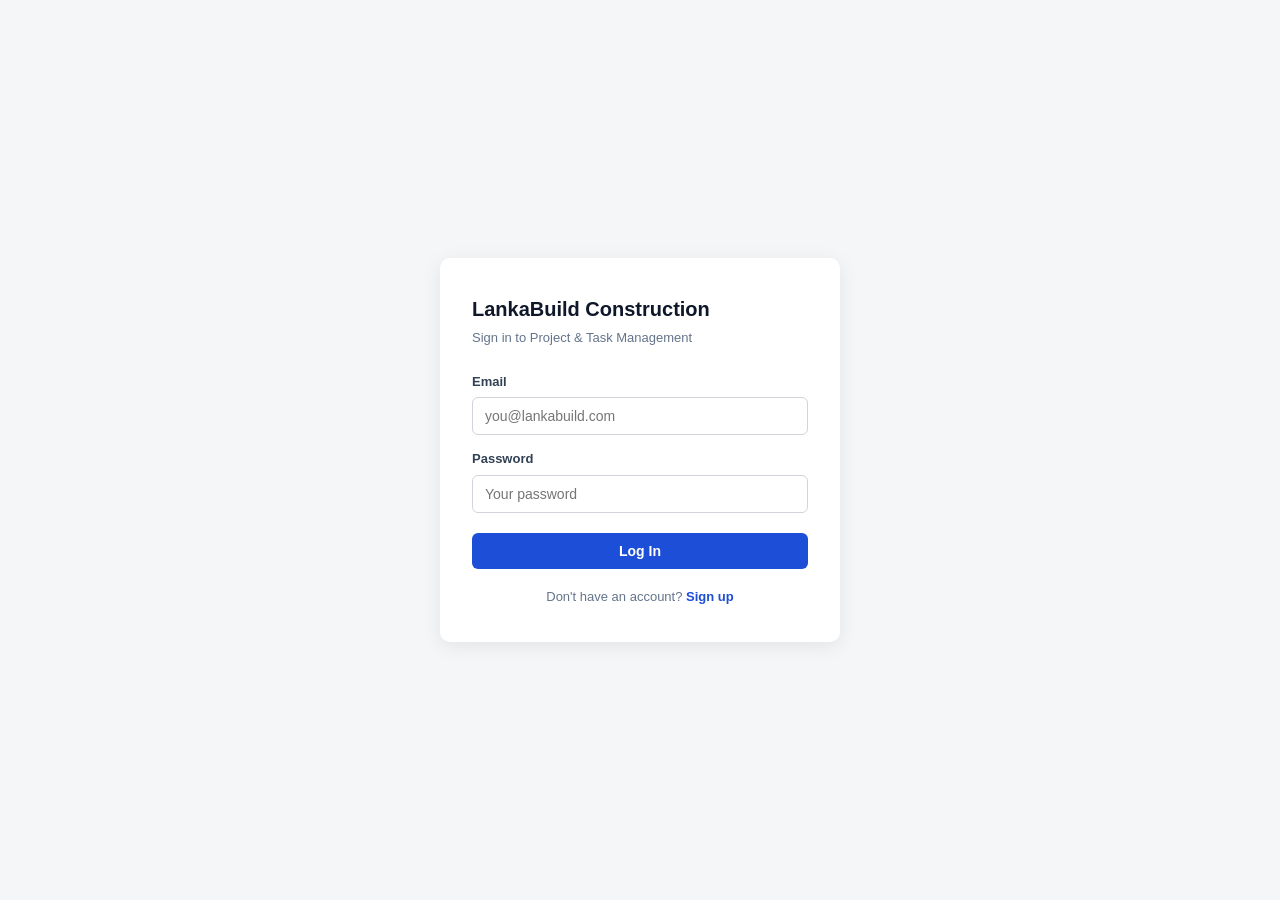
<file: frontend/index.html>
<!DOCTYPE html>
<html>
<head>
<meta charset="UTF-8">
<title>Redirecting...</title>
<script>
  window.location.href = localStorage.getItem("cms_token") ? "dashboard.html" : "login.html";
</script>
</head>
<body></body>
</html>
</file>
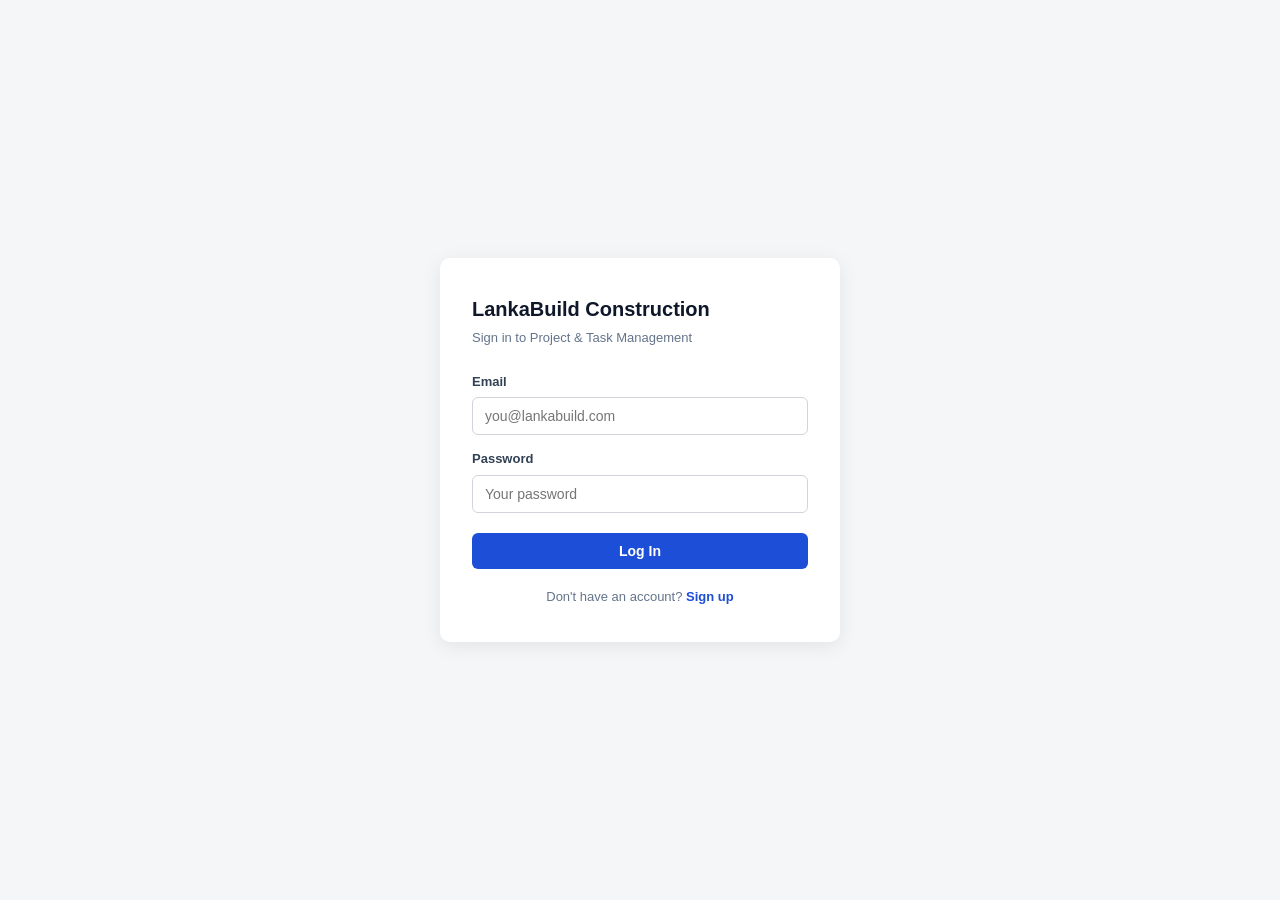
<file: frontend/dashboard.html>
<!DOCTYPE html>
<html lang="en">
<head>
<meta charset="UTF-8">
<meta name="viewport" content="width=device-width, initial-scale=1.0">
<title>Dashboard - LankaBuild CMS</title>
<link rel="stylesheet" href="css/style.css">
</head>
<body>

  <div class="topbar">
    <h1>LankaBuild Construction Management</h1>
    <div class="user-info">
      <strong id="userEmailLabel"></strong> &middot; <span id="userRoleLabel"></span>
      &nbsp;&nbsp;<button class="btn btn-secondary btn-small" id="logoutBtn">Log out</button>
    </div>
  </div>

  <div class="tabs">
    <button class="tab-btn active" data-tab="projectsTab" id="tabBtnProjects">Projects</button>
    <button class="tab-btn" data-tab="tasksTab" id="tabBtnTasks">Tasks</button>
    <button class="tab-btn" data-tab="myTasksTab" id="tabBtnMyTasks">My Tasks</button>
  </div>

  <div class="container">

    <!-- ===================== PROJECTS TAB ===================== -->
    <div id="projectsTab" class="tab-content">
      <div class="panel">
        <div style="display:flex; justify-content:space-between; align-items:center; margin-bottom:14px;">
          <h2 style="margin:0;">Projects</h2>
          <button class="btn btn-primary btn-small" id="newProjectBtn">+ New Project</button>
        </div>
        <table>
          <thead>
            <tr>
              <th>Name</th><th>Client</th><th>Location</th><th>Status</th>
              <th>Start</th><th>End</th><th>Budget</th><th>Actions</th>
            </tr>
          </thead>
          <tbody id="projectsTableBody"></tbody>
        </table>
        <div id="projectsEmptyState" class="empty-state hidden">No projects yet.</div>
      </div>
    </div>

    <!-- ===================== TASKS TAB ===================== -->
    <div id="tasksTab" class="tab-content hidden">
      <div class="panel">
        <div style="display:flex; justify-content:space-between; align-items:center; margin-bottom:14px;">
          <h2 style="margin:0;">Tasks</h2>
          <button class="btn btn-primary btn-small" id="newTaskBtn">+ New Task</button>
        </div>
        <table>
          <thead>
            <tr>
              <th>Project</th><th>Title</th><th>Assigned To</th><th>Deadline</th><th>Status</th><th>Actions</th>
            </tr>
          </thead>
          <tbody id="tasksTableBody"></tbody>
        </table>
        <div id="tasksEmptyState" class="empty-state hidden">No tasks yet.</div>
      </div>
    </div>

    <!-- ===================== MY TASKS TAB (Construction Worker) ===================== -->
    <div id="myTasksTab" class="tab-content hidden">
      <div class="panel">
        <h2>My Assigned Tasks</h2>
        <table>
          <thead>
            <tr><th>Title</th><th>Description</th><th>Deadline</th><th>Status</th></tr>
          </thead>
          <tbody id="myTasksTableBody"></tbody>
        </table>
        <div id="myTasksEmptyState" class="empty-state hidden">You have no assigned tasks.</div>
      </div>
    </div>

  </div>

  <!-- ===================== MODALS ===================== -->

  <!-- Project create/edit modal -->
  <div id="projectModal" class="modal-overlay hidden">
    <div class="modal-box">
      <h3 id="projectModalTitle">New Project</h3>
      <form id="projectForm">
        <input type="hidden" id="projectId">
        <label>Name</label>
        <input type="text" id="projectName" required>
        <label>Description</label>
        <textarea id="projectDescription"></textarea>
        <div class="form-row">
          <div><label>Client Name</label><input type="text" id="projectClient"></div>
          <div><label>Location</label><input type="text" id="projectLocation"></div>
        </div>
        <div class="form-row">
          <div><label>Start Date</label><input type="date" id="projectStartDate"></div>
          <div><label>End Date</label><input type="date" id="projectEndDate"></div>
        </div>
        <div class="form-row">
          <div><label>Budget (LKR)</label><input type="number" id="projectBudget" step="0.01"></div>
          <div>
            <label>Status</label>
            <select id="projectStatus">
              <option value="PLANNING">Planning</option>
              <option value="IN_PROGRESS">In Progress</option>
              <option value="ON_HOLD">On Hold</option>
              <option value="COMPLETED">Completed</option>
              <option value="CANCELLED">Cancelled</option>
            </select>
          </div>
        </div>
        <div id="projectFormError" class="error-box"></div>
        <div class="modal-actions">
          <button type="button" class="btn btn-secondary" id="cancelProjectBtn">Cancel</button>
          <button type="submit" class="btn btn-primary">Save Project</button>
        </div>
      </form>
    </div>
  </div>

  <!-- Milestones modal -->
  <div id="milestonesModal" class="modal-overlay hidden">
    <div class="modal-box">
      <h3>Milestones - <span id="milestoneProjectName"></span></h3>
      <table>
        <thead><tr><th>Title</th><th>Due</th><th>Status</th><th></th></tr></thead>
        <tbody id="milestonesTableBody"></tbody>
      </table>
      <div id="milestonesEmptyState" class="empty-state hidden">No milestones yet.</div>

      <form id="milestoneForm" style="margin-top:16px; border-top:1px solid #e5e7eb; padding-top:16px;">
        <input type="hidden" id="milestoneProjectId">
        <label>New Milestone Title</label>
        <input type="text" id="milestoneTitle" required>
        <div class="form-row">
          <div><label>Due Date</label><input type="date" id="milestoneDueDate"></div>
          <div>
            <label>Status</label>
            <select id="milestoneStatus">
              <option value="PENDING">Pending</option>
              <option value="ACHIEVED">Achieved</option>
              <option value="MISSED">Missed</option>
            </select>
          </div>
        </div>
        <div id="milestoneFormError" class="error-box"></div>
        <div class="modal-actions">
          <button type="button" class="btn btn-secondary" id="closeMilestonesBtn">Close</button>
          <button type="submit" class="btn btn-primary">Add Milestone</button>
        </div>
      </form>
    </div>
  </div>

  <!-- Task create/edit modal -->
  <div id="taskModal" class="modal-overlay hidden">
    <div class="modal-box">
      <h3 id="taskModalTitle">New Task</h3>
      <form id="taskForm">
        <input type="hidden" id="taskId">
        <label>Project</label>
        <select id="taskProjectId" required></select>
        <label>Title</label>
        <input type="text" id="taskTitle" required>
        <label>Description</label>
        <textarea id="taskDescription"></textarea>
        <div class="form-row">
          <div>
            <label>Assigned Worker</label>
            <select id="taskAssignedTo">
              <option value="">Unassigned</option>
            </select>
          </div>
          <div><label>Deadline</label><input type="date" id="taskDeadline"></div>
        </div>
        <label>Status</label>
        <select id="taskStatus">
          <option value="PENDING">Pending</option>
          <option value="IN_PROGRESS">In Progress</option>
          <option value="COMPLETED">Completed</option>
          <option value="DELAYED">Delayed</option>
        </select>
        <div id="taskFormError" class="error-box"></div>
        <div class="modal-actions">
          <button type="button" class="btn btn-secondary" id="cancelTaskBtn">Cancel</button>
          <button type="submit" class="btn btn-primary">Save Task</button>
        </div>
      </form>
    </div>
  </div>

  <script src="js/api.js"></script>
  <script src="js/dashboard.js"></script>
</body>
</html>
</file>
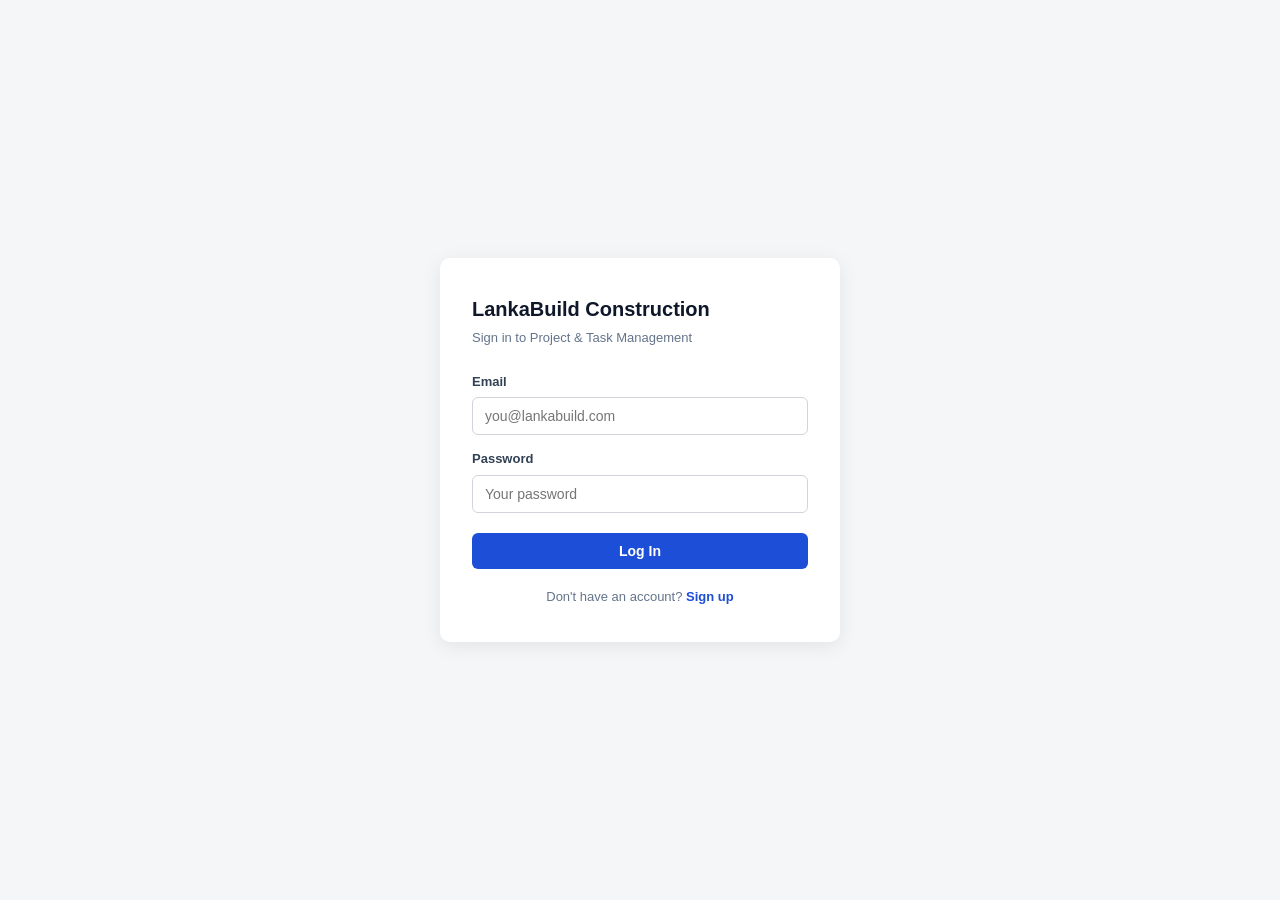
<file: frontend/login.html>
<!DOCTYPE html>
<html lang="en">
<head>
<meta charset="UTF-8">
<meta name="viewport" content="width=device-width, initial-scale=1.0">
<title>Login - LankaBuild CMS</title>
<link rel="stylesheet" href="css/style.css">
</head>
<body>
  <div class="auth-wrapper">
    <div class="auth-card">
      <h1>LankaBuild Construction</h1>
      <p class="subtitle">Sign in to Project & Task Management</p>

      <form id="loginForm">
        <label for="email">Email</label>
        <input type="email" id="email" required placeholder="you@lankabuild.com">

        <label for="password">Password</label>
        <input type="password" id="password" required placeholder="Your password">

        <button type="submit" class="btn btn-primary full-width">Log In</button>
      </form>

      <div id="errorBox" class="error-box"></div>

      <p class="auth-footer">Don't have an account? <a href="signup.html">Sign up</a></p>
    </div>
  </div>

  <script src="js/api.js"></script>
  <script src="js/login.js"></script>
</body>
</html>
</file>
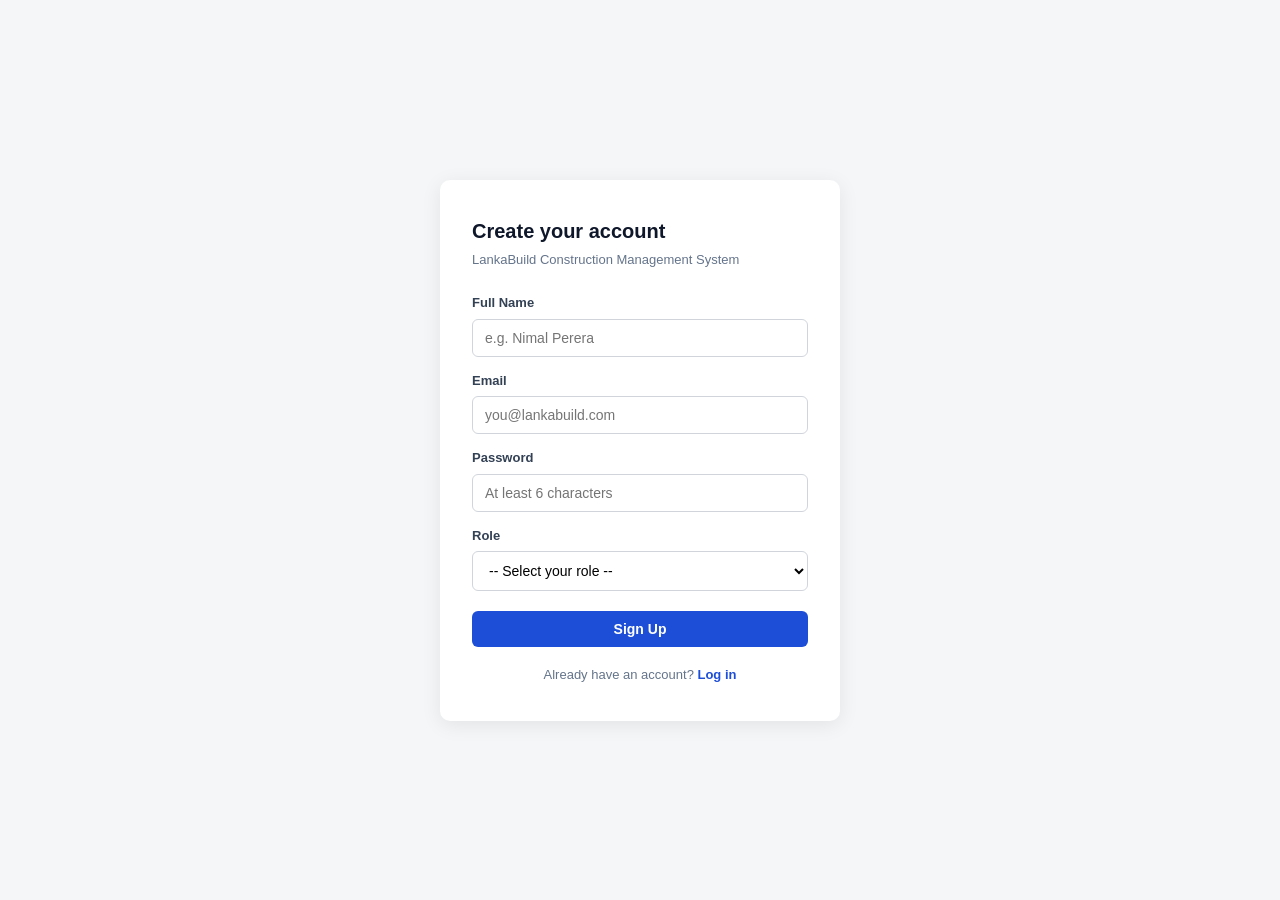
<file: frontend/signup.html>
<!DOCTYPE html>
<html lang="en">
<head>
<meta charset="UTF-8">
<meta name="viewport" content="width=device-width, initial-scale=1.0">
<title>Sign Up - LankaBuild CMS</title>
<link rel="stylesheet" href="css/style.css">
</head>
<body>
  <div class="auth-wrapper">
    <div class="auth-card">
      <h1>Create your account</h1>
      <p class="subtitle">LankaBuild Construction Management System</p>

      <form id="signupForm">
        <label for="fullName">Full Name</label>
        <input type="text" id="fullName" required placeholder="e.g. Nimal Perera">

        <label for="email">Email</label>
        <input type="email" id="email" required placeholder="you@lankabuild.com">

        <label for="password">Password</label>
        <input type="password" id="password" required minlength="6" placeholder="At least 6 characters">

        <label for="role">Role</label>
        <select id="role" required>
          <option value="">-- Select your role --</option>
          <option value="OPERATIONS_MANAGER">Operations Manager</option>
          <option value="PROJECT_MANAGER">Project Manager</option>
          <option value="SITE_SUPERVISOR">Site Supervisor</option>
          <option value="FINANCE_OFFICER">Finance Officer</option>
          <option value="PROCUREMENT_OFFICER">Procurement Officer</option>
          <option value="CONSTRUCTION_WORKER">Construction Worker</option>
        </select>

        <button type="submit" class="btn btn-primary full-width">Sign Up</button>
      </form>

      <div id="errorBox" class="error-box"></div>
      <div id="successBox" class="success-box"></div>

      <p class="auth-footer">Already have an account? <a href="login.html">Log in</a></p>
    </div>
  </div>

  <script src="js/api.js"></script>
  <script src="js/signup.js"></script>
</body>
</html>
</file>
<file: frontend/css/style.css>
* { box-sizing: border-box; margin: 0; padding: 0; }

body {
  font-family: "Segoe UI", Arial, sans-serif;
  background: #f4f6f8;
  color: #1f2937;
  line-height: 1.5;
}

/* ---------- Auth pages ---------- */
.auth-wrapper {
  min-height: 100vh;
  display: flex;
  align-items: center;
  justify-content: center;
  padding: 20px;
}

.auth-card {
  background: #fff;
  padding: 36px 32px;
  border-radius: 10px;
  box-shadow: 0 4px 20px rgba(0,0,0,0.08);
  width: 100%;
  max-width: 400px;
}

.auth-card h1 {
  font-size: 20px;
  margin-bottom: 4px;
  color: #0f172a;
}

.auth-card p.subtitle {
  color: #64748b;
  font-size: 13px;
  margin-bottom: 24px;
}

label {
  display: block;
  font-size: 13px;
  font-weight: 600;
  margin-bottom: 6px;
  margin-top: 14px;
  color: #334155;
}

input[type="text"], input[type="email"], input[type="password"],
input[type="date"], input[type="number"], select, textarea {
  width: 100%;
  padding: 10px 12px;
  border: 1px solid #d1d5db;
  border-radius: 6px;
  font-size: 14px;
  background: #fff;
}

textarea { resize: vertical; min-height: 60px; }

button, .btn {
  cursor: pointer;
  border: none;
  border-radius: 6px;
  padding: 10px 16px;
  font-size: 14px;
  font-weight: 600;
}

.btn-primary { background: #1d4ed8; color: #fff; }
.btn-primary:hover { background: #1e40af; }

.btn-secondary { background: #e5e7eb; color: #1f2937; }
.btn-secondary:hover { background: #d1d5db; }

.btn-danger { background: #dc2626; color: #fff; }
.btn-danger:hover { background: #b91c1c; }

.btn-small { padding: 6px 10px; font-size: 12px; }

.full-width { width: 100%; margin-top: 20px; }

.auth-footer {
  margin-top: 18px;
  font-size: 13px;
  text-align: center;
  color: #64748b;
}

.auth-footer a { color: #1d4ed8; text-decoration: none; font-weight: 600; }

.error-box {
  background: #fee2e2;
  color: #991b1b;
  padding: 10px 12px;
  border-radius: 6px;
  font-size: 13px;
  margin-top: 14px;
  display: none;
}

.success-box {
  background: #dcfce7;
  color: #166534;
  padding: 10px 12px;
  border-radius: 6px;
  font-size: 13px;
  margin-top: 14px;
  display: none;
}

/* ---------- App layout ---------- */
.topbar {
  background: #0f172a;
  color: #fff;
  padding: 14px 24px;
  display: flex;
  justify-content: space-between;
  align-items: center;
}

.topbar h1 { font-size: 17px; }
.topbar .user-info { font-size: 13px; color: #cbd5e1; }
.topbar .user-info strong { color: #fff; }

.tabs {
  background: #fff;
  display: flex;
  border-bottom: 1px solid #e5e7eb;
  padding: 0 24px;
}

.tab-btn {
  background: none;
  border: none;
  padding: 14px 18px;
  font-size: 14px;
  font-weight: 600;
  color: #64748b;
  border-bottom: 3px solid transparent;
}

.tab-btn.active { color: #1d4ed8; border-bottom-color: #1d4ed8; }

.container { max-width: 1100px; margin: 0 auto; padding: 24px; }

.panel {
  background: #fff;
  border-radius: 10px;
  padding: 20px;
  box-shadow: 0 1px 4px rgba(0,0,0,0.05);
  margin-bottom: 20px;
}

.panel h2 { font-size: 16px; margin-bottom: 14px; }

.hidden { display: none !important; }

.form-row { display: grid; grid-template-columns: 1fr 1fr; gap: 14px; }

.table-scroll { width: 100%; overflow-x: auto; }

table { width: 100%; min-width: 640px; border-collapse: collapse; font-size: 13px; table-layout: fixed; }

th, td {
  text-align: left;
  padding: 10px 12px;
  border-bottom: 1px solid #e5e7eb;
  vertical-align: middle;
  overflow: hidden;
  text-overflow: ellipsis;
}

th {
  color: #64748b;
  font-weight: 600;
  text-transform: uppercase;
  font-size: 11px;
  white-space: nowrap;
}

/* Columns that hold short, fixed-format values should never wrap or be squeezed */
td.col-status, th.col-status,
td.col-date, th.col-date,
td.col-money, th.col-money {
  white-space: nowrap;
}

td.col-money, th.col-money { text-align: right; }
td.col-actions, th.col-actions { width: 1%; white-space: nowrap; overflow: visible; }
td.col-status, th.col-status { width: 120px; }
td.col-date, th.col-date { width: 110px; }

.badge {
  display: inline-block;
  vertical-align: middle;
  padding: 3px 9px;
  border-radius: 12px;
  font-size: 11px;
  font-weight: 700;
  text-transform: uppercase;
  white-space: nowrap;
}

.badge-planning, .badge-pending { background: #fef3c7; color: #92400e; }
.badge-in_progress { background: #dbeafe; color: #1e40af; }
.badge-completed { background: #dcfce7; color: #166534; }
.badge-on_hold, .badge-delayed { background: #fee2e2; color: #991b1b; }
.badge-cancelled { background: #f3f4f6; color: #6b7280; }

.row-actions { display: flex; gap: 6px; flex-wrap: wrap; align-items: center; }
.row-actions .btn { white-space: nowrap; }

.empty-state { text-align: center; color: #94a3b8; padding: 30px; font-size: 13px; }

.modal-overlay {
  position: fixed; inset: 0; background: rgba(0,0,0,0.4);
  display: flex; align-items: center; justify-content: center;
  z-index: 50;
}

.modal-box {
  background: #fff; border-radius: 10px; padding: 24px;
  width: 100%; max-width: 480px; max-height: 85vh; overflow-y: auto;
}

.modal-box h3 { font-size: 16px; margin-bottom: 12px; }

.modal-actions { display: flex; justify-content: flex-end; gap: 10px; margin-top: 18px; }

/* ---------- Home / landing page ---------- */
.home-nav {
  display: flex;
  justify-content: space-between;
  align-items: center;
  padding: 18px 32px;
  background: #fff;
  border-bottom: 1px solid #e5e7eb;
}

.home-nav-brand { font-size: 18px; font-weight: 700; color: #0f172a; }
.home-nav-brand span { color: #1d4ed8; }
.home-nav-links { display: flex; gap: 10px; align-items: center; }
.home-nav-links a { text-decoration: none; display: inline-block; }

.hero {
  text-align: center;
  padding: 90px 24px 70px;
  background: linear-gradient(180deg, #eef2ff 0%, #f4f6f8 100%);
}

.hero h1 {
  font-size: 34px;
  color: #0f172a;
  max-width: 700px;
  margin: 0 auto 16px;
}

.hero-subtitle {
  font-size: 15px;
  color: #475569;
  max-width: 560px;
  margin: 0 auto 30px;
}

.hero-actions { display: flex; justify-content: center; gap: 12px; }
.hero-actions a { text-decoration: none; padding: 12px 22px; font-size: 14px; border-radius: 8px; }

.features {
  max-width: 1000px;
  margin: -30px auto 60px;
  padding: 0 24px;
  display: grid;
  grid-template-columns: repeat(3, 1fr);
  gap: 20px;
}

.feature-card {
  background: #fff;
  border-radius: 10px;
  padding: 24px 20px;
  box-shadow: 0 4px 16px rgba(15, 23, 42, 0.06);
  text-align: center;
}

.feature-icon { font-size: 28px; margin-bottom: 10px; }
.feature-card h3 { font-size: 15px; margin-bottom: 8px; color: #0f172a; }
.feature-card p { font-size: 13px; color: #64748b; line-height: 1.6; }

.home-footer {
  text-align: center;
  padding: 24px;
  color: #94a3b8;
  font-size: 12px;
}

@media (max-width: 720px) {
  .features { grid-template-columns: 1fr; }
  .hero-actions { flex-direction: column; align-items: center; }
}
</file>
